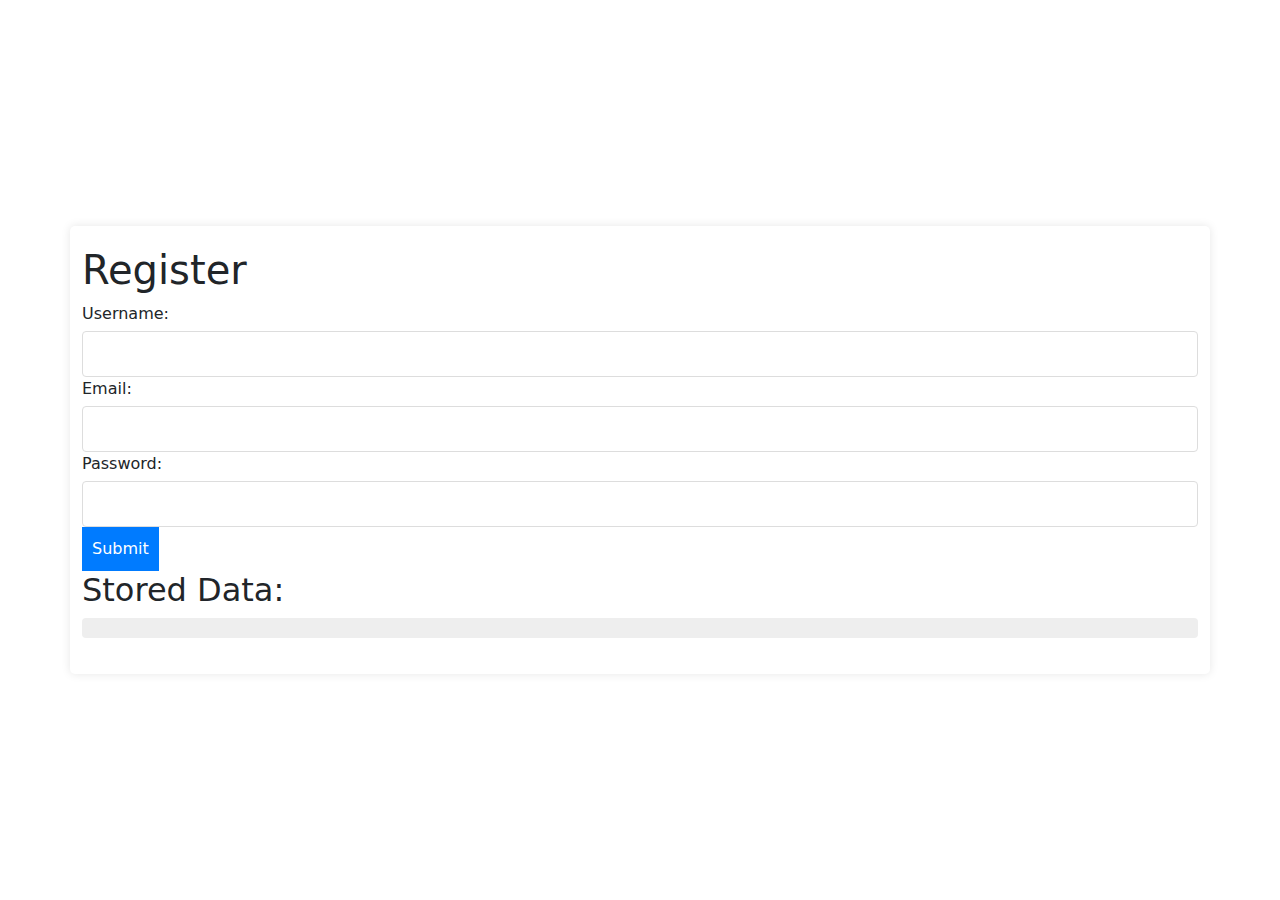
<file: Array_Jaser_Kasim/Index.html>
<!DOCTYPE html>
<html lang="en">
<head>
    <meta charset="UTF-8">
    <meta name="viewport" content="width=device-width, initial-scale=1.0">
    <title>Form with JavaScript Class</title>
    <link rel="stylesheet" href="./Files/CSS/styles.css">
    
    <!--Bootstrap PDN CSS-->
    <link href="https://cdn.jsdelivr.net/npm/bootstrap@5.3.3/dist/css/bootstrap.min.css" rel="stylesheet" integrity="sha384-QWTKZyjpPEjISv5WaRU9OFeRpok6YctnYmDr5pNlyT2bRjXh0JMhjY6hW+ALEwIH" crossorigin="anonymous">
    
</head>
<body>
    <div class="container">
        <h1>Register</h1>
        <form id="userForm">
            <label for="username">Username:</label>
            <input type="text" id="username" name="username" required>
            
            <label for="email">Email:</label>
            <input type="email" id="email" name="email" required>
            
            <label for="password">Password:</label>
            <input type="password" id="password" name="password" required>
            
            <button type="submit">Submit</button>
        </form>
        
        <h2>Stored Data:</h2>
        <pre id="dataDisplay"></pre>
    </div>

    <script src="./Files/JS/script.js"></script>
</body>
</html>
</file>
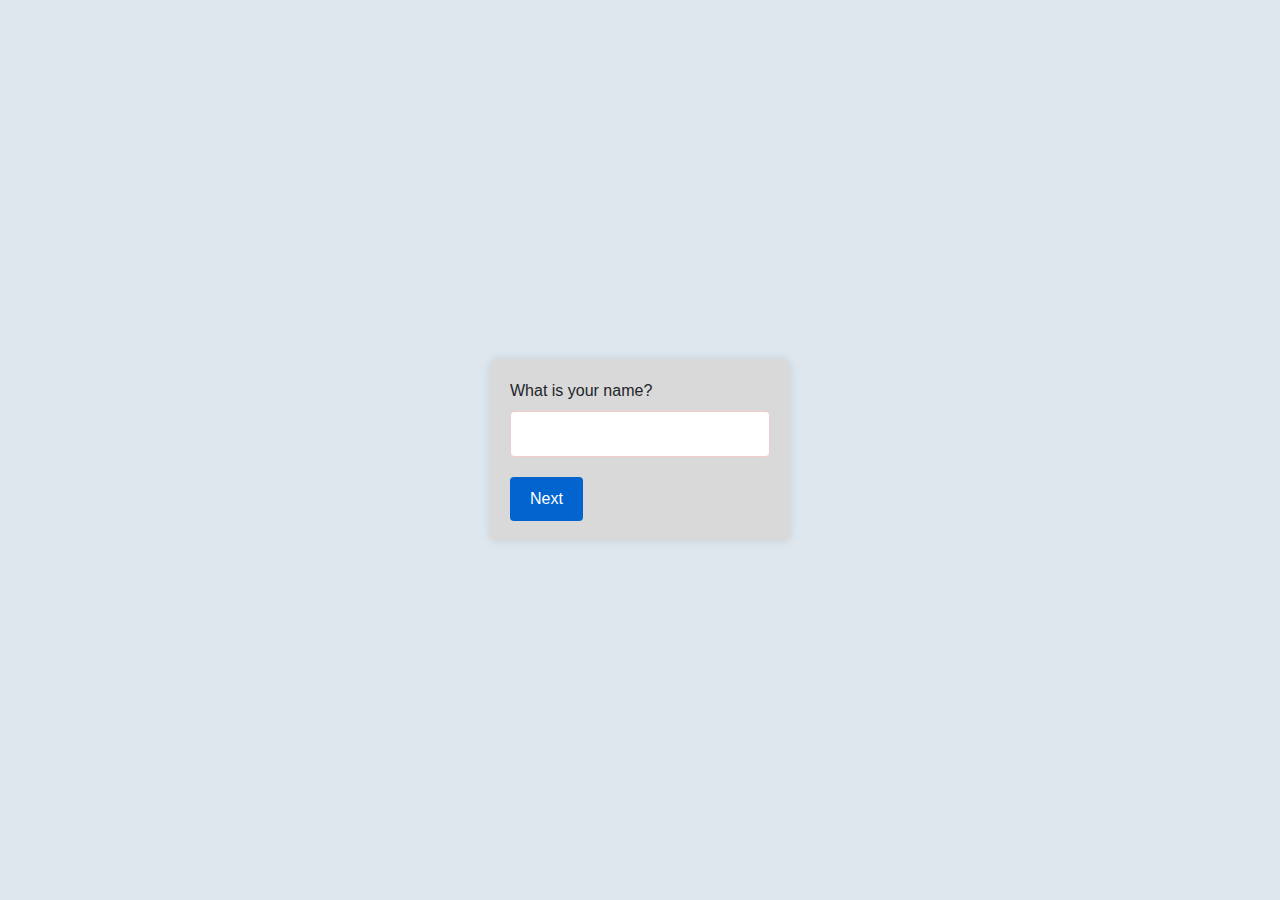
<file: Google_Form_Jaser_Kasim/Index.html>
<!DOCTYPE html>
<html lang="en">
<head>
    <meta charset="UTF-8">
    <meta name="viewport" content="width=device-width, initial-scale=1.0">
    <title>Multi-Step Form</title>
    
    <!-- Bootstrap CDN CSS -->
    <link href="https://cdn.jsdelivr.net/npm/bootstrap@5.3.3/dist/css/bootstrap.min.css" rel="stylesheet" integrity="sha384-QWTKZyjpPEjISv5WaRU9OFeRpok6YctnYmDr5pNlyT2bRjXh0JMhjY6hW+ALEwIH" crossorigin="anonymous">
    
    <link rel="stylesheet" href="./Files/CSS/styles.css">
</head>
<body>
    <div class="form-container">
        <form id="multi-step-form">
            <div class="form-step active">
                <label for="question1">What is your name?</label>
                <input type="text" id="question1" name="question1" required>
            </div>
            <div class="form-step">
                <label for="question2">What is your email?</label>
                <input type="email" id="question2" name="question2" required>
            </div>
            <div class="form-step">
                <label for="question3">What is your age?</label>
                <input type="number" id="question3" name="question3" required>
            </div>
            <div class="form-step">
                <label for="question4">What is your favorite color?</label>
                <input type="text" id="question4" name="question4" required>
            </div>
            <div class="form-navigation">
                <button type="button" id="prev" class="hidden">Previous</button>
                <button type="button" id="next">Next</button>
                <button type="submit" id="submit" class="hidden">Submit</button>
            </div>
        </form>
    </div>
    <script src="./Files/JS/script.js"></script>
</body>
</html>
</file>
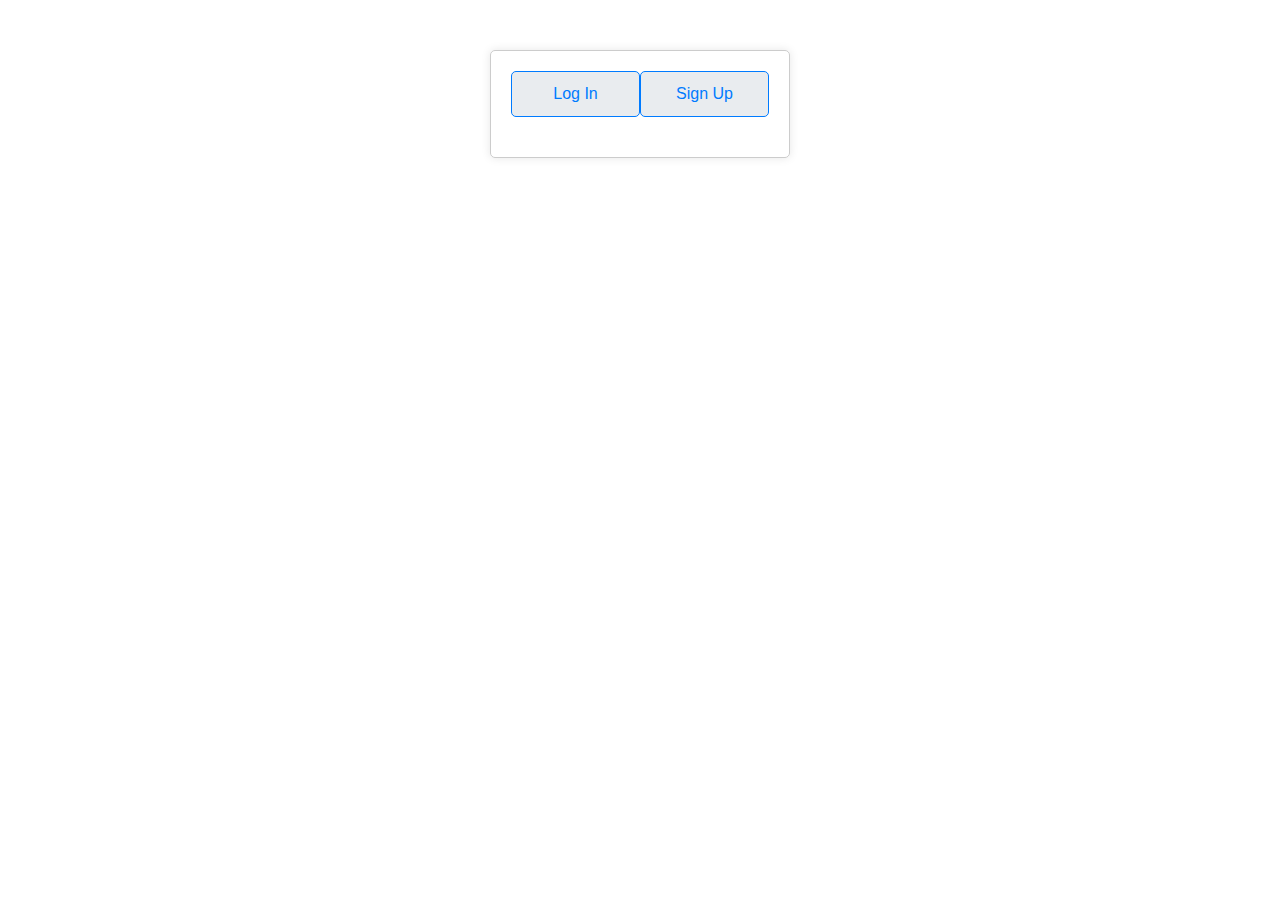
<file: Login_Signup_Jaser_Kasim/index.html>
<!DOCTYPE html>
<html lang="en">
<head>
    <meta charset="UTF-8">
    <meta name="viewport" content="width=device-width, initial-scale=1.0">
    <title>Login and Sign Up</title>
    
    <link href="https://cdn.jsdelivr.net/npm/bootstrap@5.3.3/dist/css/bootstrap.min.css" rel="stylesheet" integrity="sha384-QWTKZyjpPEjISv5WaRU9OFeRpok6YctnYmDr5pNlyT2bRjXh0JMhjY6hW+ALEwIH" crossorigin="anonymous">

    <link rel="stylesheet" href="./Files/CSS/styles.css">
</head>
<body>
    <div class="container">
        <div class="tabs">
            <button class="tab-button" id="login-tab">Log In</button>
            <button class="tab-button" id="signup-tab">Sign Up</button>
        </div>
        <div id="login" class="tab-content">
            <h2>Log In</h2>
            <form>
                <label for="login-email">Email:</label>
                <input type="email" id="login-email" name="email" required>
                <label for="login-password">Password:</label>
                <input type="password" id="login-password" name="password" required>
                <button type="submit">Log In</button>
            </form>
        </div>
        <div id="signup" class="tab-content" style="display: none;">
            <h2>Sign Up</h2>
            <form>
                <label for="signup-email">Email:</label>
                <input type="email" id="signup-email" name="email" required>
                <label for="signup-password">Password:</label>
                <input type="password" id="signup-password" name="password" required>
                <label for="confirm-password">Confirm Password:</label>
                <input type="password" id="confirm-password" name="confirm-password" required>
                <button type="submit">Sign Up</button>
            </form>
        </div>
    </div>
    <script src="./Files/JS/script.js"></script>
</body>
</html>
</file>
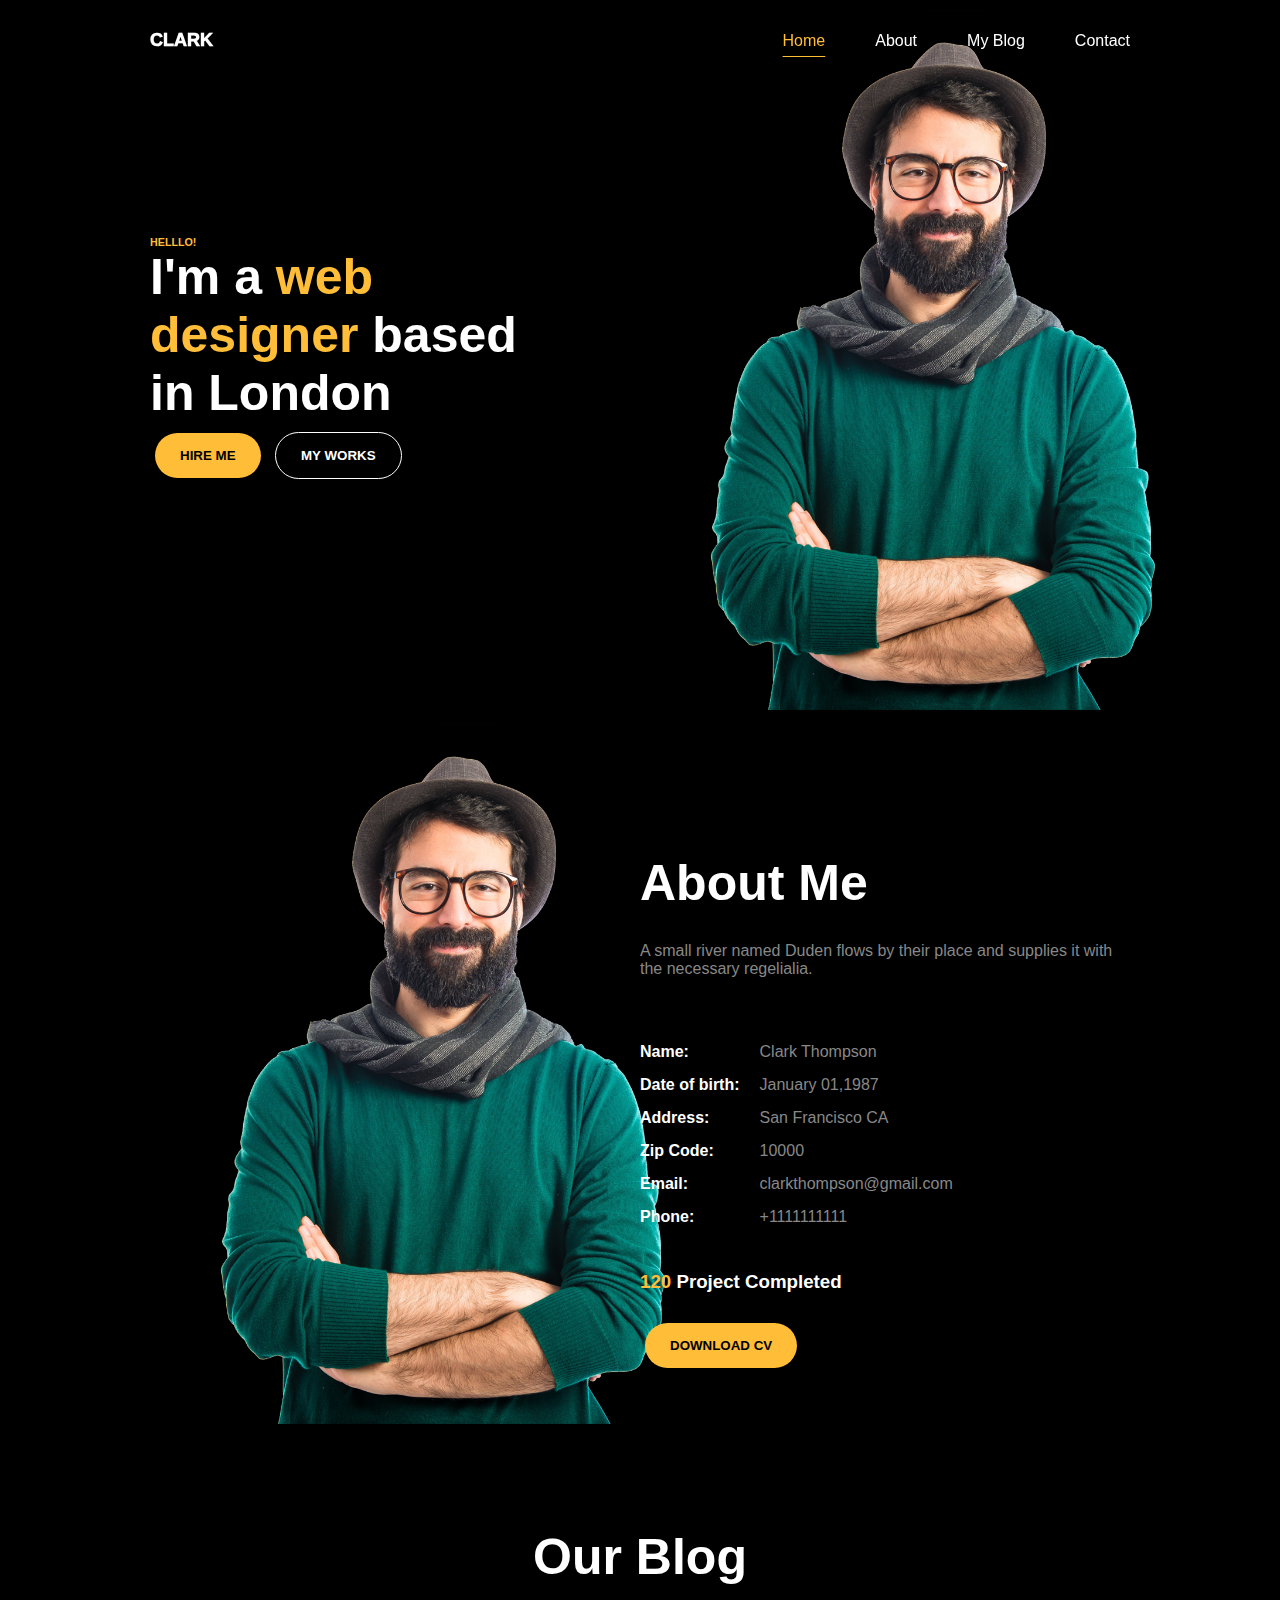
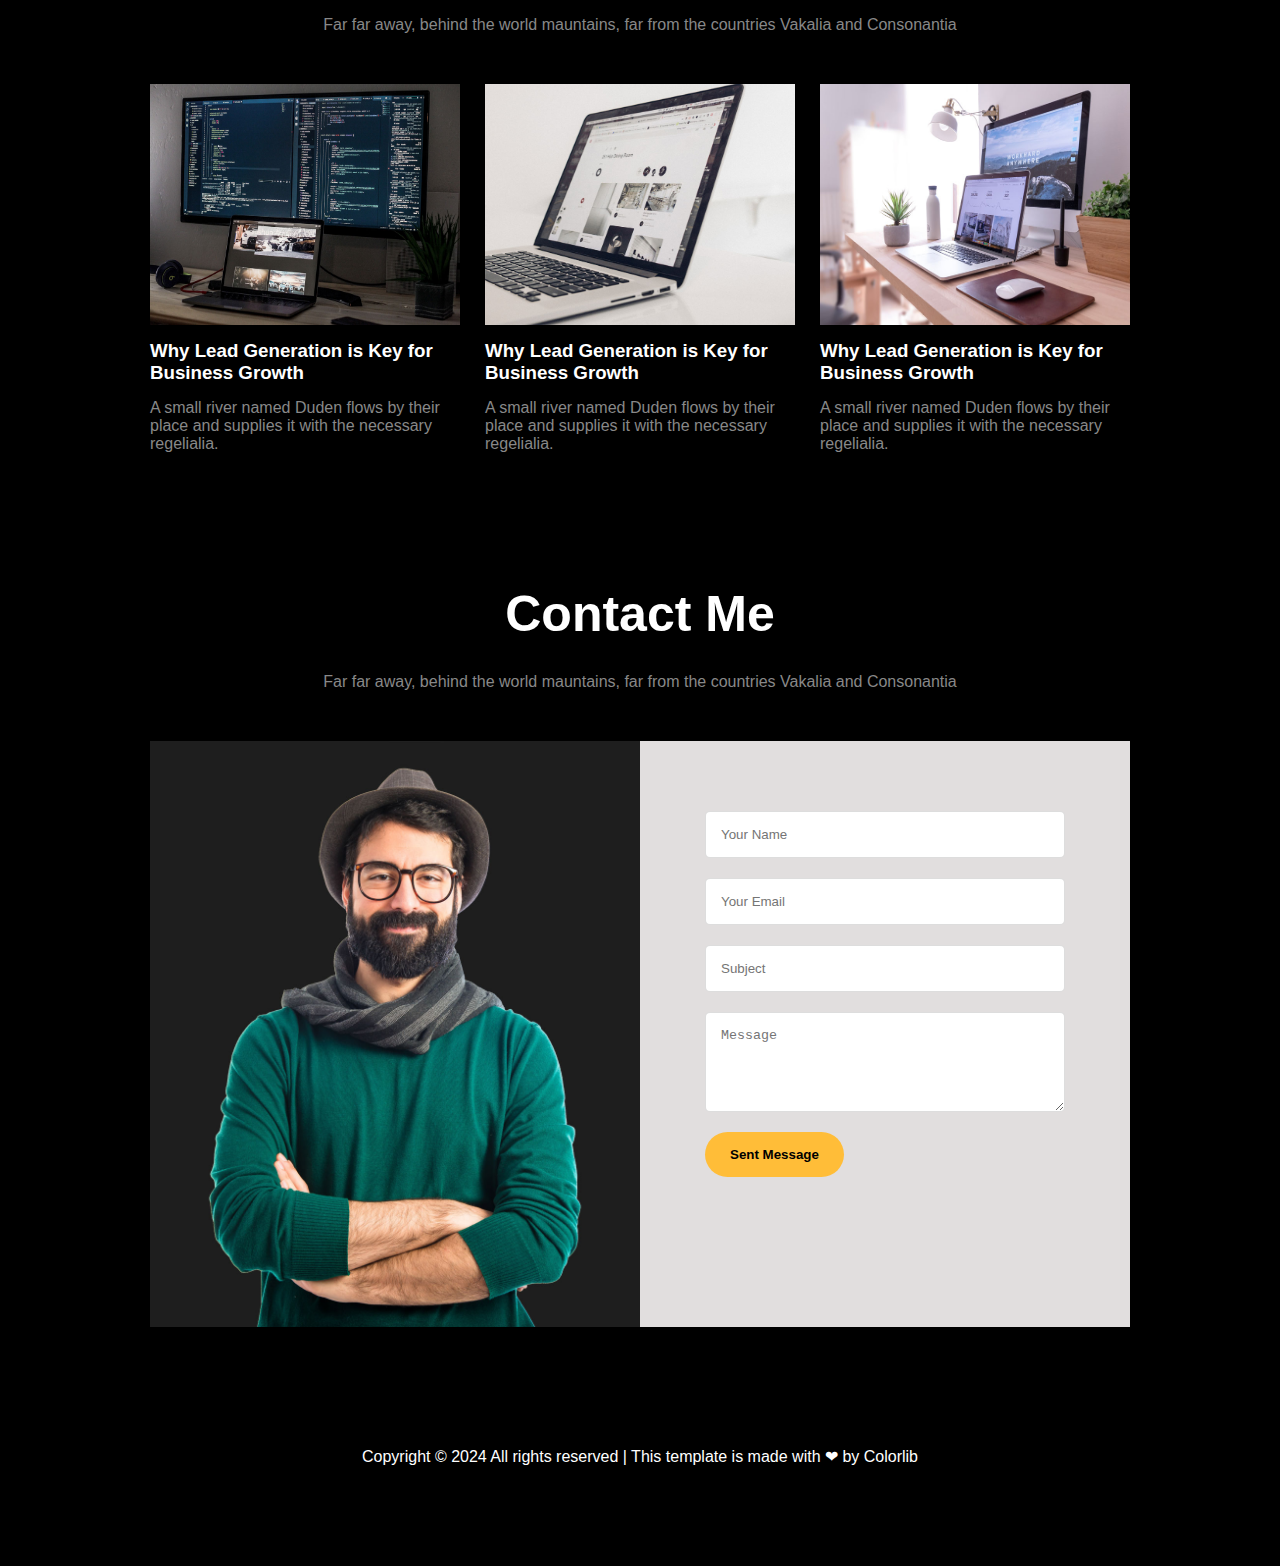
<file: Portfolio_Jaser_Kasim/Index.html>
<!DOCTYPE html>
<html lang="en">
  <head>
    <meta
      charset="UTF-8"
      name="viewport"
      content="width=device-width, initial-scale=1.0"
    />
    <title>Document</title>
    <link rel="stylesheet" href="./Files/CSS/Style.css" />
  </head>
  <body>
    <!--Nav Bar-->
    <header>
      <div id="logo">
        <p>CLARK</p>
      </div>
      <ul id="navBarList">
        <li class="navBarEle" id="mainNavEle">
          <a href="#hero">Home</a>
        </li>
        <li class="navBarEle">
          <a href="#about">About</a>
        </li>
        <li class="navBarEle">
          <a href="#my-blog">My Blog</a>
        </li>
        <li class="navBarEle">
          <a href="#contact">Contact</a>
        </li>
      </ul>
    </header>
    <main>
      <!--Home-->
      <section id="hero" class="section1">
        <div class="container">
          <div>
            <h6 class="text-yellow">HELLLO!</h6>
            <h1>I'm a <span class="text-yellow">web</span></h1>
            <h1><span class="text-yellow"> designer</span> based</h1>
            <h1>in London</h1>
          </div>
          <div class="btn">
            <button class="mainBtn">HIRE ME</button>
            <button class="subBtn">MY WORKS</button>
          </div>
        </div>
        <div class="figure">
          <img src="./Files/Photos/bg_1.png" alt="Me" />
        </div>
      </section>
      <!--About-->
      <section id="about" class="section1">
        <div class="figure">
          <img src="./Files/Photos/bg_1.png" alt="Me" />
        </div>
        <div class="container">
          <div class="text">
            <h1>About Me</h1>
            <p class="text-gray">
              A small river named Duden flows by their place and supplies it
              with the necessary regelialia.
            </p>
          </div>
          <div id="info">
            <div>
              <p><strong>Name:</strong></p>
              <p><strong>Date of birth:</strong></p>
              <p><strong>Address:</strong></p>
              <p><strong>Zip Code:</strong></p>
              <p><strong>Email:</strong></p>
              <p><strong>Phone:</strong></p>
            </div>
            <div class="text-gray">
              <p>Clark Thompson</p>
              <p>January 01,1987</p>
              <p>San Francisco CA</p>
              <p>10000</p>
              <p>clarkthompson@gmail.com</p>
              <p>+1111111111</p>
            </div>
          </div>
          <h3>
            <span class="text-yellow">120</span> Project Completed
          </h3>
          <div class="btn">
            <button class="mainBtn">DOWNLOAD CV</button>
          </div>
        </div>
      </section>
      <!--Blog-->
      <section id="my-blog" class="section2">
        <div class="text">
          <h1>Our Blog</h1>
          <p class="text-gray">
            Far far away, behind the world mauntains, far from the countries
            Vakalia and Consonantia
          </p>
        </div>
        <div id="blogFig">
          <div class="blogFigSection">
            <img src="./Files/Photos/image_1.jpg" alt="computers" />
            <h3>Why Lead Generation is Key for Business Growth</h3>
            <p class="text-gray">
              A small river named Duden flows by their place and supplies it
              with the necessary regelialia.
            </p>
          </div>
          <div class="blogFigSection">
            <img src=".//Files/Photos/image_2.jpg" alt="computers" />
            <h3>Why Lead Generation is Key for Business Growth</h3>
            <p class="text-gray">
              A small river named Duden flows by their place and supplies it
              with the necessary regelialia.
            </p>
          </div>
          <div class="blogFigSection">
            <img src="./Files/Photos/image_3.jpg" alt="computers" />
            <h3>Why Lead Generation is Key for Business Growth</h3>
            <p class="text-gray">
              A small river named Duden flows by their place and supplies it
              with the necessary regelialia.
            </p>
          </div>
        </div>
      </section>
      <!--Contact-->
      <section id="contact" class="section2">
        <div class="text">
          <h1>Contact Me</h1>
          <p class="text-gray">
            Far far away, behind the world mauntains, far from the countries
            Vakalia and Consonantia
          </p>
        </div>
        <div class="contact-card">
          <img src="./Files/Photos/about.jpg" alt="Me" />
          <div id="message">
            <form>
              <input
                type="text"
                id="name"
                name="name"
                placeholder="Your Name"
              />
              <input
                type="email"
                id="email"
                name="email"
                placeholder="Your Email"
              />
              <input
                type="text"
                id="subject"
                name="subject"
                placeholder="Subject"
              />
              <textarea
                id="message"
                name="message"
                placeholder="Message"
              ></textarea>

              <div class="btn">
                <button class="mainBtn" type="submit">Sent Message</button>
              </div>
            </form>
          </div>
        </div>
      </section>
    </main>
    <footer>
    <p>Copyright © 2024 All rights reserved | This template is made with &#10084; by Colorlib</p>
    </footer>
  </body>
</html>
</file>
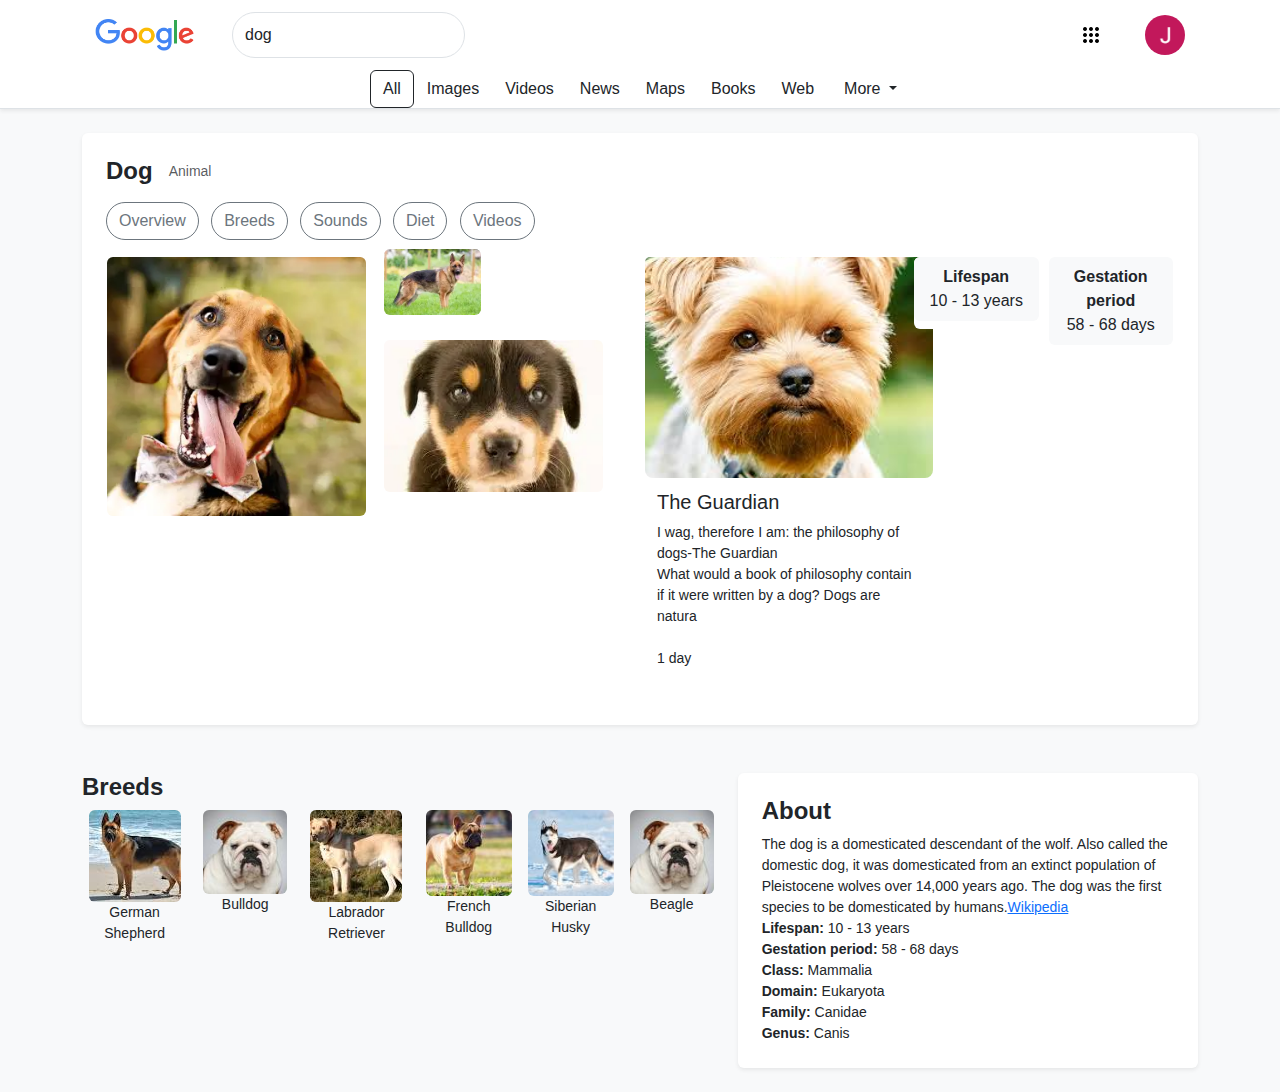
<file: Search_Jaser_Kasim/index.html>
<!DOCTYPE html>
<html lang="en">
<head>
    <meta charset="UTF-8">
    <meta name="viewport" content="width=device-width, initial-scale=1.0">
    <title>Dog - Google Search</title>
    <!--Bootstrap PDN CSS-->
    <link href="https://cdn.jsdelivr.net/npm/bootstrap@5.3.3/dist/css/bootstrap.min.css"
    rel="stylesheet"
    integrity="sha384-QWTKZyjpPEjISv5WaRU9OFeRpok6YctnYmDr5pNlyT2bRjXh0JMhjY6hW+ALEwIH"
    crossorigin="anonymous"/>
    <link rel="stylesheet" href="./Files/CSS/style.css">
</head>
<body>
    <header class="bg-white shadow-sm">
        <div class="container py-2 d-flex align-items-center flex-wrap">
            <div class="d-flex gap-3">
                <button class="btn"><img src="./Files/Photoes/google-logo_colored.png" alt="Google Logo" class="me-2" style="width: 100px;"></button>
                <input type="text" class="form-control me-2 rounded-pill flex-grow-1" value="dog" style="max-width: 400px;">
            </div>
            <div class="ms-auto d-flex align-items-center gap-3">
                <div class="dropdown dots-menu">
                    <button class="btn" type="button" data-bs-toggle="dropdown" aria-expanded="false">
                        <img src="./Files/Photoes/al-icon.png" alt="Search Icon" style="width: 24px;">
                    </button>
                    <ul class="dropdown-menu">
                        <li><a class="dropdown-item" href="#">Google applications</a></li>
                    </ul>
                </div>
                <div class="dropdown acc-logo">
                    <button class="btn" type="button" data-bs-toggle="dropdown" aria-expanded="false">
                        <img src="./Files/Photoes/Profile Icon.png" alt="Profile Icon" class="rounded-circle" style="width: 40px;">
                    </button>
                    <ul class="dropdown-menu">
                        <li><a class="dropdown-item" href="#">Google account</a></li>
                    </ul>
                </div>
            </div>
        </div>
        <nav class="bg-white">
            <ul class="nav justify-content-center border-bottom flex-wrap">
                <button type="button" class="btn flex-shrink-0 active">All</button>
                <button type="button" class="btn flex-shrink-0">Images</button>
                <button type="button" class="btn flex-shrink-0">Videos</button>
                <button type="button" class="btn flex-shrink-0">News</button>
                <button type="button" class="btn flex-shrink-0">Maps</button>
                <button type="button" class="btn flex-shrink-0">Books</button>
                <button type="button" class="btn flex-shrink-0">Web</button>
                <div class="btn-group flex-shrink-0" role="group">
                    <button type="button" class="btn dropdown-toggle" data-bs-toggle="dropdown" aria-expanded="false">
                        <i class="fa-solid fa-ellipsis-vertical fa-sm ps-1"></i>More
                    </button>
                    <ul class="dropdown-menu">
                        <li><a class="dropdown-item" href="#"> Flights</a></li>
                        <li><a class="dropdown-item" href="#">  Finance</a></li>
                    </ul>
                </div>
            </ul>   
    </header>

    <main class="container my-4">
        <section class="bg-white p-4 rounded shadow-sm">
            <div class="d-flex flex-wrap align-items-center">
                <h1 class="mb-0">Dog</h1>
                <span class="text-muted ms-3">Animal</span>
            </div>
            <div class="my-3">
                <button class="btn btn-outline-secondary rounded-pill me-2">Overview</button>
                <button class="btn btn-outline-secondary rounded-pill me-2">Breeds</button>
                <button class="btn btn-outline-secondary rounded-pill me-2">Sounds</button>
                <button class="btn btn-outline-secondary rounded-pill me-2">Diet</button>
                <button class="btn btn-outline-secondary rounded-pill">Videos</button>
            </div>
            <div class="row g-2 align-items-start">
                <div class="col-12 col-md-6">
                    <div class="row g-2">
                        <div class="col-6">
                            <button href="#" class="btn w-100 p-0">
                                <img src="./Files/Photoes/download.webp" alt="Dog 1" class="img-fluid rounded w-100">
                            </button>
                        </div>
                        <div class="col-6 row">
                            <div class="col-6">
                                <button href="#" class="btn w-100 p-0">
                                    <img src="./Files/Photoes/download (1).webp" alt="Dog 2" class="img-fluid rounded w-100">
                                </button>
                            </div>
                            <div class="row-6">
                                <button href="#" class="btn w-100 p-0">
                                    <img src="./Files/Photoes/download (2).webp" alt="Dog 3" class="img-fluid rounded w-100">
                                </button>                       
                            </div>
                        </div>
                    </div>
                </div>
                <div class="col-12 col-md-6">
                    <div class="row g-2">
                        <div class="col-6">
                            <button href="#" class="btn w-100 p-0 h-100">
                                <div class="card h-100" style="width: 18rem;">
                                    <img src="./Files/Photoes/download (1).jfif" alt="Dog 4" class="card-img-top h-50" style="object-fit: cover;">
                                    <div class="card-body">
                                    <h5 class="card-title ">The Guardian</h5>
                                    <p class="card-text ">I wag, therefore I am: the philosophy of dogs-The Guardian <br>   
                                        What would a book of philosophy contain if it were written by a dog? Dogs are natura <br><br>
                                        1 day
                                    </p>
                                    </div>
                                </div>
                            </button>
                        </div>
                        <!-- Lifespan and Gestation Period -->
                        <div class="col-6 d-flex flex-column justify-content-between h-50">
                            <div class="row g-2">
                                <div class="col-6">
                                    <button href="#" class="btn w-100 p-0">
                                        <div class="card" >
                                            <div class="bg-light p-2 rounded text-center mb-2">
                                                <div class="fw-bold">Lifespan</div>
                                                <div>10 - 13 years</div>
                                            </div>
                                        </div>
                                    </button>
                                </div>
                                <div class="col-6">
                                    <button href="#" class="btn w-100 p-0">
                                        <div class="card" >
                                            <div class="bg-light p-2 rounded text-center mb-2">
                                                <div class="fw-bold">Gestation period</div>
                                                <div>58 - 68 days</div>
                                            </div>
                                        </div>
                                    </button>
                                </div>
                            </div>
                        </div>
                    </div>
                </div>
            </div>
        </section>
        
        <section class="mt-4">
            <div class="row g-2 align-items-start">
                <div class="col-12 col-md-7">
                    <section class="mt-4">
                        <h2>Breeds</h2>
                        <div class="d-flex flex-nowrap overflow-auto pb-2">
                            <div class="text-center me-3">
                                <img src="./Files/Photoes/German Shepherd.jfif" alt="German Shepherd" class="img-fluid rounded">
                                <p>German Shepherd</p>
                            </div>
                            <div class="text-center me-3">
                                <img src="./Files/Photoes/Bulldog.jfif" alt="Bulldog" class="img-fluid rounded">
                                <p>Bulldog</p>
                            </div>
                            <div class="text-center me-3">
                                <img src="./Files/Photoes/Labrador Retriever.jfif" alt="Labrador Retriever" class="img-fluid rounded">
                                <p>Labrador Retriever</p>
                            </div>
                            <div class="text-center me-3">
                                <img src="./Files/Photoes/French Bulldog.jfif" alt="French Bulldog" class="img-fluid rounded">
                                <p>French Bulldog</p>
                            </div>
                            <div class="text-center me-3">
                                <img src="./Files/Photoes/Siberian Husky.jfif" alt="Siberian Husky" class="img-fluid rounded">
                                <p>Siberian Husky</p>
                            </div>
                            <div class="text-center me-3">
                                <img src="./Files/Photoes/Bulldog.jfif" alt="Beagle" class="img-fluid rounded">
                                <p>Beagle</p>
                            </div>
                        </div>
                    </section>
                    
                </div>
                <div class="col-12 col-md-5">
                    <section class="mt-4 bg-white p-4 rounded shadow-sm">
                        <h2>About</h2>
                        <p>The dog is a domesticated descendant of the wolf. Also called the domestic dog, it was domesticated from an extinct population of Pleistocene wolves over 14,000 years ago. The dog was the first species to be domesticated by humans.<a href="#">Wikipedia</a></p>
                        <p><strong>Lifespan:</strong> 10 - 13 years</p>
                        <p><strong>Gestation period:</strong> 58 - 68 days</p>
                        <p><strong>Class:</strong> Mammalia</p>
                        <p><strong>Domain:</strong> Eukaryota</p>
                        <p><strong>Family:</strong> Canidae</p>
                        <p><strong>Genus:</strong> Canis</p>
                    </section>
                </div>
            </div>
        </section>
    </main>

    <!--Bootstrap PDN JS-->
    <script
        src="https://cdn.jsdelivr.net/npm/bootstrap@5.3.3/dist/js/bootstrap.bundle.min.js"
        integrity="sha384-YvpcrYf0tY3lHB60NNkmXc5s9fDVZLESaAA55NDzOxhy9GkcIdslK1eN7N6jIeHz"
        crossorigin="anonymous"
    ></script>
</body>
</html>
</file>
<file: Array_Jaser_Kasim/Files/CSS/styles.css>
body {
    font-family: Arial, sans-serif;
    display: flex;
    justify-content: center;
    align-items: center;
    height: 100vh;
    margin: 0;
    background-color: #f4f4f4;
}

.container {
    background: #fff;
    padding: 20px;
    border-radius: 5px;
    box-shadow: 0 0 10px rgba(0, 0, 0, 0.1);
    width: 300px;
}

label {
    display: block;
    margin-bottom: 5px;
}

input {
    width: 100%;
    padding: 10px;
    margin-bottom: 10px;
    border: 1px solid #ddd;
    border-radius: 4px;
}

button {
    background-color: #007bff;
    color: white;
    border: none;
    padding: 10px;
    border-radius: 4px;
    cursor: pointer;
}

button:hover {
    background-color: #0056b3;
}

pre {
    background: #eee;
    padding: 10px;
    border-radius: 4px;
}
</file>
<file: Google_Form_Jaser_Kasim/Files/CSS/styles.css>
body {
    font-family: Arial, sans-serif;
    background-color: #dee7ee;
    display: flex;
    justify-content: center;
    align-items: center;
    height: 100vh;
    margin: 0;
}

.form-container {
    background: #d9d9d9;
    border-radius: 8px;
    box-shadow: 0 0 10px rgba(0, 0, 0, 0.1);
    padding: 20px;
    width: 300px;
}

.form-step {
    display: none;
}

.form-step.active {
    display: block;
}

label {
    display: block;
    margin-bottom: 8px;
}

input {
    width: 100%;
    padding: 10px;
    margin-bottom: 20px;
    border: 1px solid #f1cbcb;
    border-radius: 4px;
}

.form-navigation {
    display: flex;
    justify-content: space-between;
}

button {
    padding: 10px 20px;
    border: none;
    border-radius: 4px;
    cursor: pointer;
    font-size: 16px;
}

button:hover {
    opacity: 0.8;
}

button.hidden {
    display: none;
}

#prev {
    background-color: #56585a;
    color: white;
}

#next {
    background-color: #0265cf;
    color: white;
}

#submit {
    background-color: #05c131;
    color: white;
}
</file>
<file: Login_Signup_Jaser_Kasim/Files/CSS/styles.css>
body {
    font-family: Arial, sans-serif;
}

.container {
    width: 300px;
    margin: 50px auto;
    padding: 20px;
    border: 1px solid #ccc;
    border-radius: 5px;
    box-shadow: 0 0 10px rgba(0, 0, 0, 0.1);
}

.tabs {
    display: flex;
    margin-bottom: 20px;
}

.tab-button {
    flex: 1;
    padding: 10px;
    border: 1px solid #007bff;
    border-radius: 5px;
    background-color: #e9ecef;
    color: #007bff;
    text-align: center;
}

.tab-button.active {
    background-color: #007bff;
    color: white;
}

.tab-content {
    display: none;
}

.tab-content.active {
    display: block;
}

form {
    display: flex;
    flex-direction: column;
}

label {
    margin: 10px 0 5px;
}

input {
    padding: 10px;
    margin-bottom: 10px;
    border: 1px solid #ccc;
    border-radius: 5px;
}

button {
    padding: 10px;
    border: none;
    border-radius: 5px;
    background-color: #28a745; 
    color: white;
    cursor: pointer;
    transition: background-color 0.3s;
}

button:hover {
    background-color: #218838; 
}
</file>
<file: Portfolio_Jaser_Kasim/Files/CSS/Style.css>
* {
    margin: 0;
    padding: 0;
    box-sizing: border-box;
}
html{
    scroll-behavior: smooth;
}
body{
    background-color: black;
    font-family: Arial, Helvetica, sans-serif;
    color: #FFFFFF;
}
button{
    cursor: pointer;
}
.text-yellow{
    color: rgb(255, 189, 56);
}
.text-black{
    color:#000000;
}
.text-gray{
    color: #888;
    margin: 10px 0 20px;
}

h1{
    font-size:50px;
}

header{
    display: flex;
    justify-content: space-between;
    align-items: center;
    position: fixed;
    top: 0;
    width: 100%;
    padding: 30px 150px;
}

#logo{
    font-weight: 1000;
    font-size: large;
}
#navBarList{
    list-style: none;
    display: flex;
    gap: 50px;
}
header a{
    text-decoration: none;
    color:#FFFFFF;
}
#mainNavEle a{
    color: rgb(255, 189, 56);
    text-decoration: underline;
    text-underline-offset: 10px;
}
.navBarEle a:hover{
    color: rgb(255, 189, 56);
}

.section1{
    display: flex;
    margin:10px 150px;
    align-items: center;
}
.container{
    width: 50%;
}
.figure{
    width: 50%;
}
.figure img{
    height: 700px;
}
#hero h1{
    font-weight: bold;
}
.btn button{
    margin: 10px 5px;
    padding: 15px 25px ;
    border-radius: 30px;
    font-weight: bold;
}

.mainBtn{
    background-color: rgb(255, 189, 56);
    border: 0px;
}
.subBtn{
    background-color: black;
    color: #FFFFFF;
    border: 1px solid #FFFFFF;
}

.text h1,
.text p{
    margin: 30px 0px;
}

#info{
    display: flex;
}
#info p{
    margin: 15px 0px;
}
#info .text-gray{
    margin: 0px 20px;
}
#about h3{
    margin: 30px 0 20px ;
}

.text{
    padding: 50px 0px 20px;
    text-align: center;
}
#about .text{
    text-align: left;
}
.section2{
    margin:20px 150px;
}


#blogFig{
    display: flex;
    justify-content: space-around;
    gap: 25px;
}
.blogFigSection{
    width: 33%;
}
.blogFigSection img{
    width: 100%;
    height: 60%;
    display: block;
}
.blogFigSection h3, 
.blogFigSection p{
    margin: 15px 0px;
}

.contact-card {
    display: flex;
}

.contact-card img {
    width: 50%;
    flex: 0 0 auto;
}

.contact-card form {
    width: 50%;
    padding: 20px;
    box-sizing: border-box;
}

#message {
    background-color: #e1dede;
    width: 50%;
}
#message form {
    display: flex;
    flex-direction: column;
    width: 100%;
    margin: 8% 0px;
}
#message input,
#message textarea {
    width: 80%;
    margin: 10px auto;
    padding: 15px;
    border: 1px solid #cccccca9;
    border-radius: 5px;
    background-color: #FFFFFF;
}
#message textarea{
    width: 80%;
    min-height: 100px;
    resize: vertical;
}
#message button{
    margin: 10px 10%  ;
}

footer{
    text-align: center;
    padding: 100px 0;
}
</file>
<file: Search_Jaser_Kasim/Files/CSS/style.css>
body {
    background-color: #f8f9fa;
    font-family: Arial, sans-serif;
}

h1, h2 {
    font-size: 24px;
    font-weight: bold;
}

.card {
    border: none;
}

.card-body {
    padding: 0.75rem;
}

.text-muted {
    font-size: 14px;
}

.btn {
    text-align: left;
}

.card img {
    width: 100%;
    object-fit: cover;
}

.bg-white {
    background-color: #fff;
}

p {
    font-size: 14px;
    margin-bottom: 0;
}

img {
    border-radius: 8px;
}

.rounded-pill {
    border-radius: 50rem !important;
}

@media (max-width: 768px) {
    .header .search-bar {
        width: 100%;
        margin-bottom: 10px;
    }

    .breed-gallery img {
        height: 200px;
        object-fit: cover;
    }
}

@media (max-width: 576px) {
    .breed-gallery img {
        height: 150px;
        object-fit: cover;
    }
}
</file>
